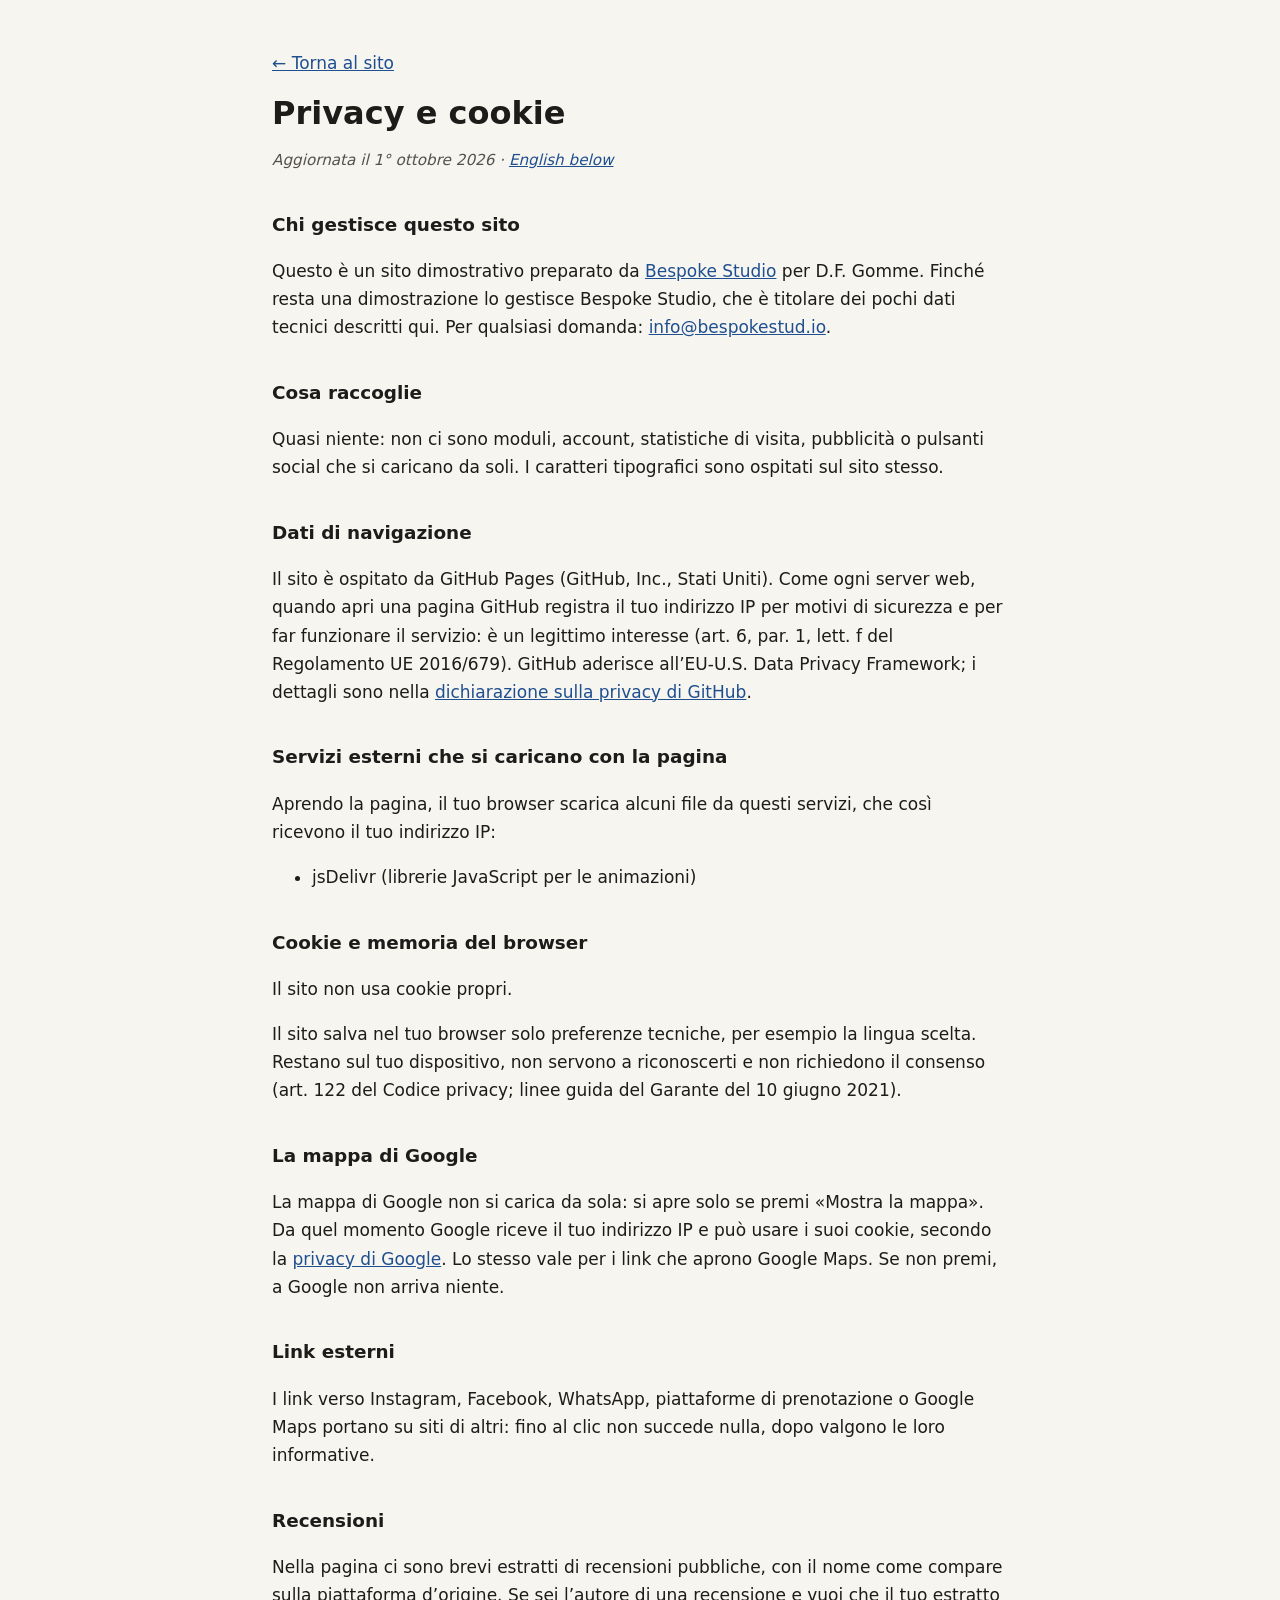
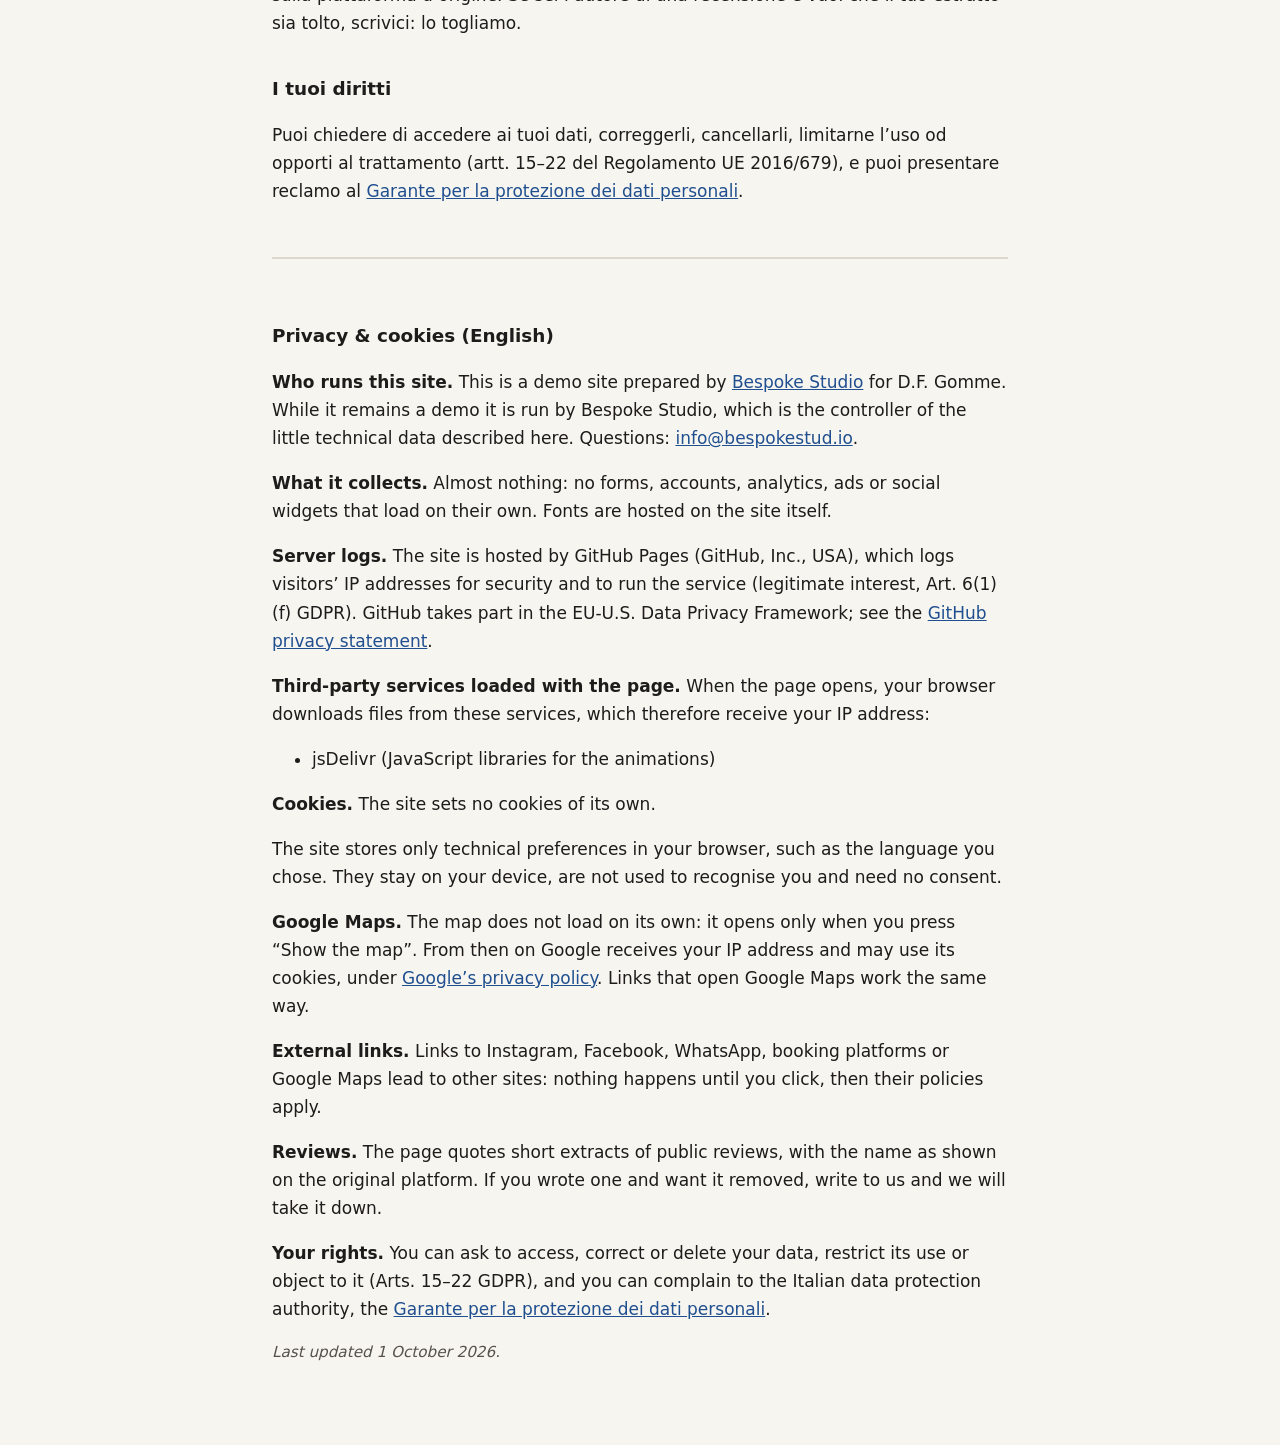
<file: privacy.html>
<!DOCTYPE html>
<html lang="it">
<head>
  <meta charset="UTF-8">
  <meta name="viewport" content="width=device-width, initial-scale=1.0">
  <meta name="robots" content="noindex">
  <title>Privacy e cookie · D.F. Gomme</title>
  <meta name="description" content="Informativa privacy e cookie del sito D.F. Gomme.">
  <style>
    body { margin: 0; background: #f7f5f0; color: #1d1c1a; font: 17px/1.65 system-ui, -apple-system, "Segoe UI", Roboto, sans-serif; }
    main { max-width: 46rem; margin: 0 auto; padding: 32px 20px 64px; }
    h1 { font-size: 2rem; line-height: 1.2; margin: 0.4em 0 0.2em; }
    h2 { font-size: 1.15rem; margin: 2em 0 0.4em; }
    a { color: #1f4f8f; }
    .data { color: #55524c; font-style: italic; font-size: 0.95rem; }
    .en { margin-top: 3em; padding-top: 1.5em; border-top: 2px solid #ddd8cc; }
    code { font-size: 0.9em; background: #ebe7dc; padding: 0 4px; border-radius: 3px; }
  </style>
</head>
<body>
<main>
  <p><a href="index.html">← Torna al sito</a></p>
  <h1>Privacy e cookie</h1>
  <p class="data">Aggiornata il 1° ottobre 2026 · <a href="#english" lang="en">English below</a></p>
  <h2>Chi gestisce questo sito</h2>
  <p>Questo è un sito dimostrativo preparato da <a href="https://bespokestud.io" rel="noopener">Bespoke Studio</a> per D.F. Gomme. Finché resta una dimostrazione lo gestisce Bespoke Studio, che è titolare dei pochi dati tecnici descritti qui. Per qualsiasi domanda: <a href="mailto:info@bespokestud.io">info@bespokestud.io</a>.</p>
  <h2>Cosa raccoglie</h2>
  <p>Quasi niente: non ci sono moduli, account, statistiche di visita, pubblicità o pulsanti social che si caricano da soli. I caratteri tipografici sono ospitati sul sito stesso.</p>
  <h2>Dati di navigazione</h2>
  <p>Il sito è ospitato da GitHub Pages (GitHub, Inc., Stati Uniti). Come ogni server web, quando apri una pagina GitHub registra il tuo indirizzo IP per motivi di sicurezza e per far funzionare il servizio: è un legittimo interesse (art. 6, par. 1, lett. f del Regolamento UE 2016/679). GitHub aderisce all’EU-U.S. Data Privacy Framework; i dettagli sono nella <a href="https://docs.github.com/site-policy/privacy-policies/github-general-privacy-statement" rel="noopener">dichiarazione sulla privacy di GitHub</a>.</p>
  <h2>Servizi esterni che si caricano con la pagina</h2>
  <p>Aprendo la pagina, il tuo browser scarica alcuni file da questi servizi, che così ricevono il tuo indirizzo IP:</p>
  <ul><li>jsDelivr (librerie JavaScript per le animazioni)</li></ul>
  <h2>Cookie e memoria del browser</h2>
  <p>Il sito non usa cookie propri.</p>
  <p>Il sito salva nel tuo browser solo preferenze tecniche, per esempio la lingua scelta. Restano sul tuo dispositivo, non servono a riconoscerti e non richiedono il consenso (art. 122 del Codice privacy; linee guida del Garante del 10 giugno 2021).</p>
  <h2>La mappa di Google</h2>
  <p>La mappa di Google non si carica da sola: si apre solo se premi «Mostra la mappa». Da quel momento Google riceve il tuo indirizzo IP e può usare i suoi cookie, secondo la <a href="https://policies.google.com/privacy?hl=it" rel="noopener">privacy di Google</a>. Lo stesso vale per i link che aprono Google Maps. Se non premi, a Google non arriva niente.</p>
  <h2>Link esterni</h2>
  <p>I link verso Instagram, Facebook, WhatsApp, piattaforme di prenotazione o Google Maps portano su siti di altri: fino al clic non succede nulla, dopo valgono le loro informative.</p>
  <h2>Recensioni</h2>
  <p>Nella pagina ci sono brevi estratti di recensioni pubbliche, con il nome come compare sulla piattaforma d’origine. Se sei l’autore di una recensione e vuoi che il tuo estratto sia tolto, scrivici: lo togliamo.</p>
  <h2>I tuoi diritti</h2>
  <p>Puoi chiedere di accedere ai tuoi dati, correggerli, cancellarli, limitarne l’uso od opporti al trattamento (artt. 15–22 del Regolamento UE 2016/679), e puoi presentare reclamo al <a href="https://www.garanteprivacy.it" rel="noopener">Garante per la protezione dei dati personali</a>.</p>
  <div class="en" id="english" lang="en">
    <h2>Privacy &amp; cookies (English)</h2>
    <p><strong>Who runs this site.</strong> This is a demo site prepared by <a href="https://bespokestud.io" rel="noopener">Bespoke Studio</a> for D.F. Gomme. While it remains a demo it is run by Bespoke Studio, which is the controller of the little technical data described here. Questions: <a href="mailto:info@bespokestud.io">info@bespokestud.io</a>.</p>
    <p><strong>What it collects.</strong> Almost nothing: no forms, accounts, analytics, ads or social widgets that load on their own. Fonts are hosted on the site itself.</p>
    <p><strong>Server logs.</strong> The site is hosted by GitHub Pages (GitHub, Inc., USA), which logs visitors’ IP addresses for security and to run the service (legitimate interest, Art. 6(1)(f) GDPR). GitHub takes part in the EU-U.S. Data Privacy Framework; see the <a href="https://docs.github.com/site-policy/privacy-policies/github-general-privacy-statement" rel="noopener">GitHub privacy statement</a>.</p>
    <p><strong>Third-party services loaded with the page.</strong> When the page opens, your browser downloads files from these services, which therefore receive your IP address:</p><ul><li>jsDelivr (JavaScript libraries for the animations)</li></ul>
    <p><strong>Cookies.</strong> The site sets no cookies of its own.</p>
    <p>The site stores only technical preferences in your browser, such as the language you chose. They stay on your device, are not used to recognise you and need no consent.</p>
    <p><strong>Google Maps.</strong> The map does not load on its own: it opens only when you press “Show the map”. From then on Google receives your IP address and may use its cookies, under <a href="https://policies.google.com/privacy?hl=en" rel="noopener">Google’s privacy policy</a>. Links that open Google Maps work the same way.</p>
    <p><strong>External links.</strong> Links to Instagram, Facebook, WhatsApp, booking platforms or Google Maps lead to other sites: nothing happens until you click, then their policies apply.</p>
    <p><strong>Reviews.</strong> The page quotes short extracts of public reviews, with the name as shown on the original platform. If you wrote one and want it removed, write to us and we will take it down.</p>
    <p><strong>Your rights.</strong> You can ask to access, correct or delete your data, restrict its use or object to it (Arts. 15–22 GDPR), and you can complain to the Italian data protection authority, the <a href="https://www.garanteprivacy.it" rel="noopener">Garante per la protezione dei dati personali</a>.</p>
    <p class="data">Last updated 1 October 2026.</p>
  </div>
</main>
</body>
</html>
</file>
